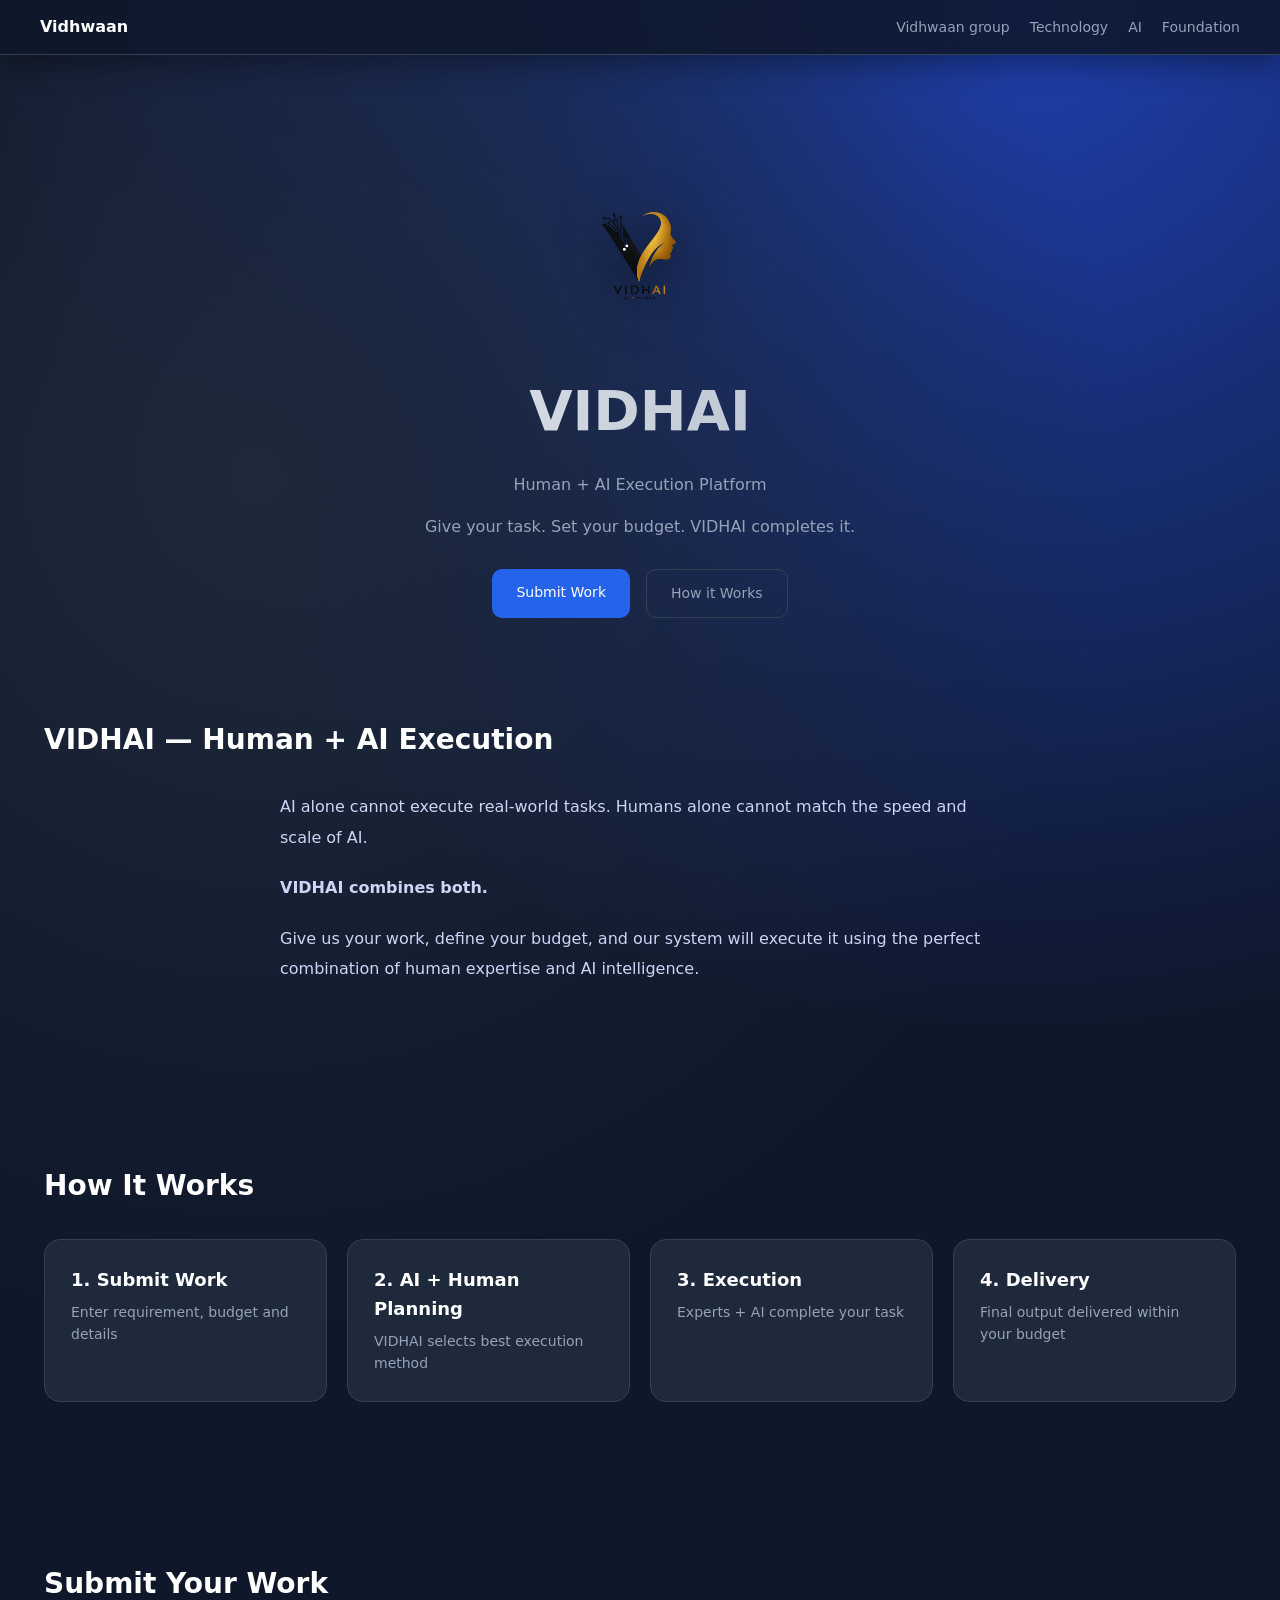
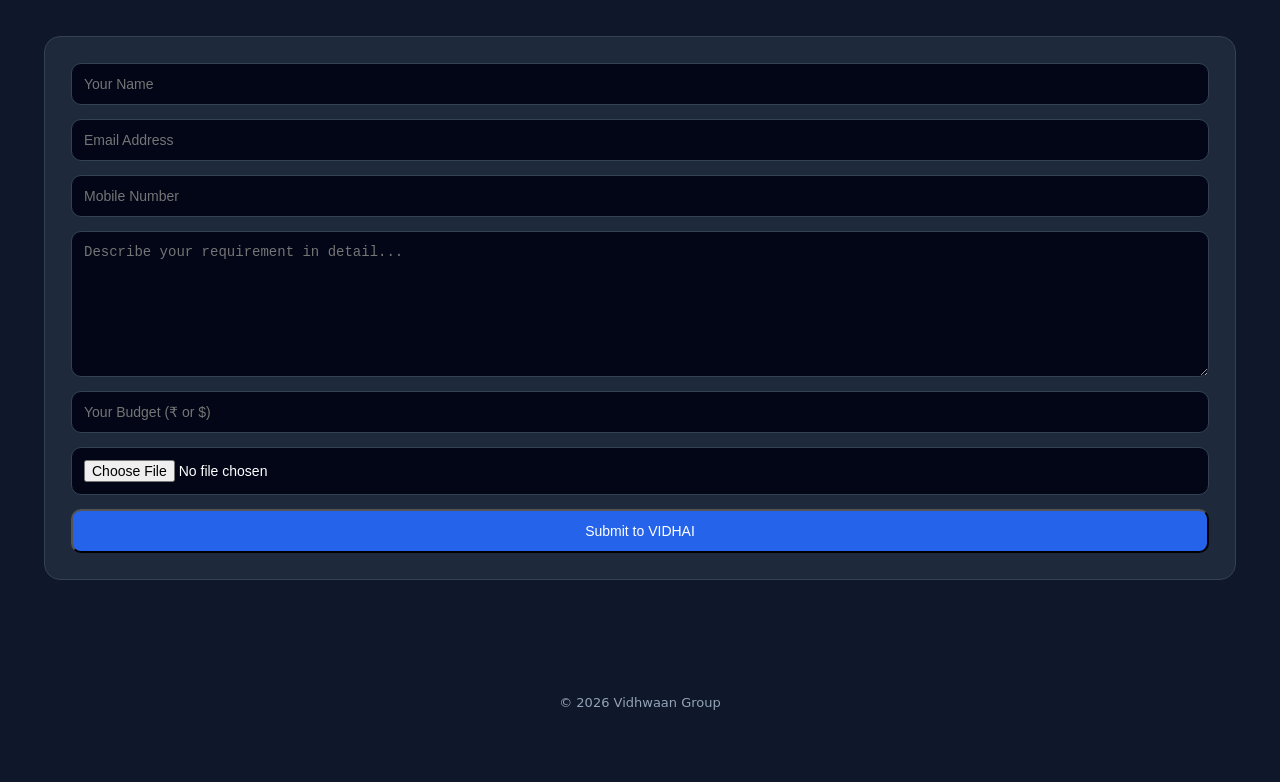
<file: index.html>
<!DOCTYPE html>
<html lang="en">

<head>

<meta charset="UTF-8">
<meta name="viewport" content="width=device-width, initial-scale=1">

<!-- ✅ PRIMARY SEO -->
<title>VIDHAI – Human + AI Work Execution Platform | Get Any Task Done Within Budget</title>

<meta name="description" content="Submit any work, task or project with your budget. VIDHAI combines human expertise and AI to deliver results fast. Global service platform for businesses, startups and individuals.">

<meta name="keywords" content="
AI services,
task outsourcing,
hire AI + human,
freelance AI work,
get work done online,
business automation services,
remote execution platform,
AI task execution,
budget-based work platform,
vidhai,
vidhwaan AI services
">

<link rel="canonical" href="https://vidhwaan.com/vidhai">

<meta name="robots" content="index, follow, max-image-preview:large">

<!-- ✅ OPEN GRAPH (WHATSAPP / LINKEDIN / FACEBOOK) -->
<meta property="og:title" content="VIDHAI – Give Work. Set Budget. Get It Done.">
<meta property="og:description" content="AI + Human execution platform. Submit your work and get it completed within your budget.">
<meta property="og:url" content="https://vidhwaan.com/vidhai">
<meta property="og:type" content="website">
<meta property="og:image" content="https://vidhwaan.com/icons1/logo.png">
<meta property="og:image:width" content="1200">
<meta property="og:image:height" content="630">

<!-- ✅ TWITTER PREVIEW -->
<meta name="twitter:card" content="summary_large_image">
<meta name="twitter:title" content="VIDHAI – Human + AI Execution Platform">
<meta name="twitter:description" content="Submit tasks. Set budget. Get results using AI + human intelligence.">
<meta name="twitter:image" content="https://vidhwaan.com/icons1/logo.png">

<!-- ✅ BRAND -->
<link rel="icon" href="./favicon-v2.ico">

<meta name="theme-color" content="#0f172a">
<meta name="mobile-web-app-capable" content="yes">
<meta name="apple-mobile-web-app-capable" content="yes">

<link rel="preload" href="./icons1/logo.png" as="image">

<link rel="stylesheet" href="./css/design-system.css">
<link rel="stylesheet" href="./css/main.css">

<!-- ✅ STRUCTURED DATA (VERY IMPORTANT FOR GOOGLE) -->
<script type="application/ld+json">
{
  "@context": "https://schema.org",
  "@type": "Service",
  "name": "VIDHAI – Human + AI Execution Platform",
  "url": "https://vidhwaan.com/vidhai",
  "provider": {
    "@type": "Organization",
    "name": "Vidhwaan Group",
    "url": "https://vidhwaan.com",
    "logo": "https://vidhwaan.com/icons1/logo.png"
  },
  "description": "VIDHAI is a global platform where users submit tasks and budgets, and work is completed using a combination of AI systems and human experts.",
  "areaServed": "Worldwide",
  "availableChannel": {
    "@type": "ServiceChannel",
    "serviceLocation": {
      "@type": "Place",
      "name": "Global Online"
    }
  },
  "offers": {
    "@type": "Offer",
    "priceCurrency": "INR",
    "availability": "https://schema.org/InStock"
  }
}
</script>

</head>



<body>

<!-- NAV -->
<div id="nav"></div>

<!-- HERO -->
<div id="hero"></div>

<!-- VIDHAI CORE -->
<div id="vidhai"></div>

<!-- FOOTER -->
<div id="footer"></div>


<script type="module">

import { loadNav } from "./utilities/nav.js"
import { loadHero } from "./utilities/hero.js"
import { loadVidhai } from "./utilities/vidhai.js"
import { loadFooter } from "./utilities/footer.js"

loadNav()
loadHero()
loadVidhai()
loadFooter()

</script>


<script>
document.addEventListener("mousemove", (e) => {

document.querySelectorAll(".card").forEach(card => {

const rect = card.getBoundingClientRect();

const x = e.clientX - rect.left;
const y = e.clientY - rect.top;

card.style.setProperty("--x", x + "px");
card.style.setProperty("--y", y + "px");

});

});
</script>

</body>

</html>
</file>
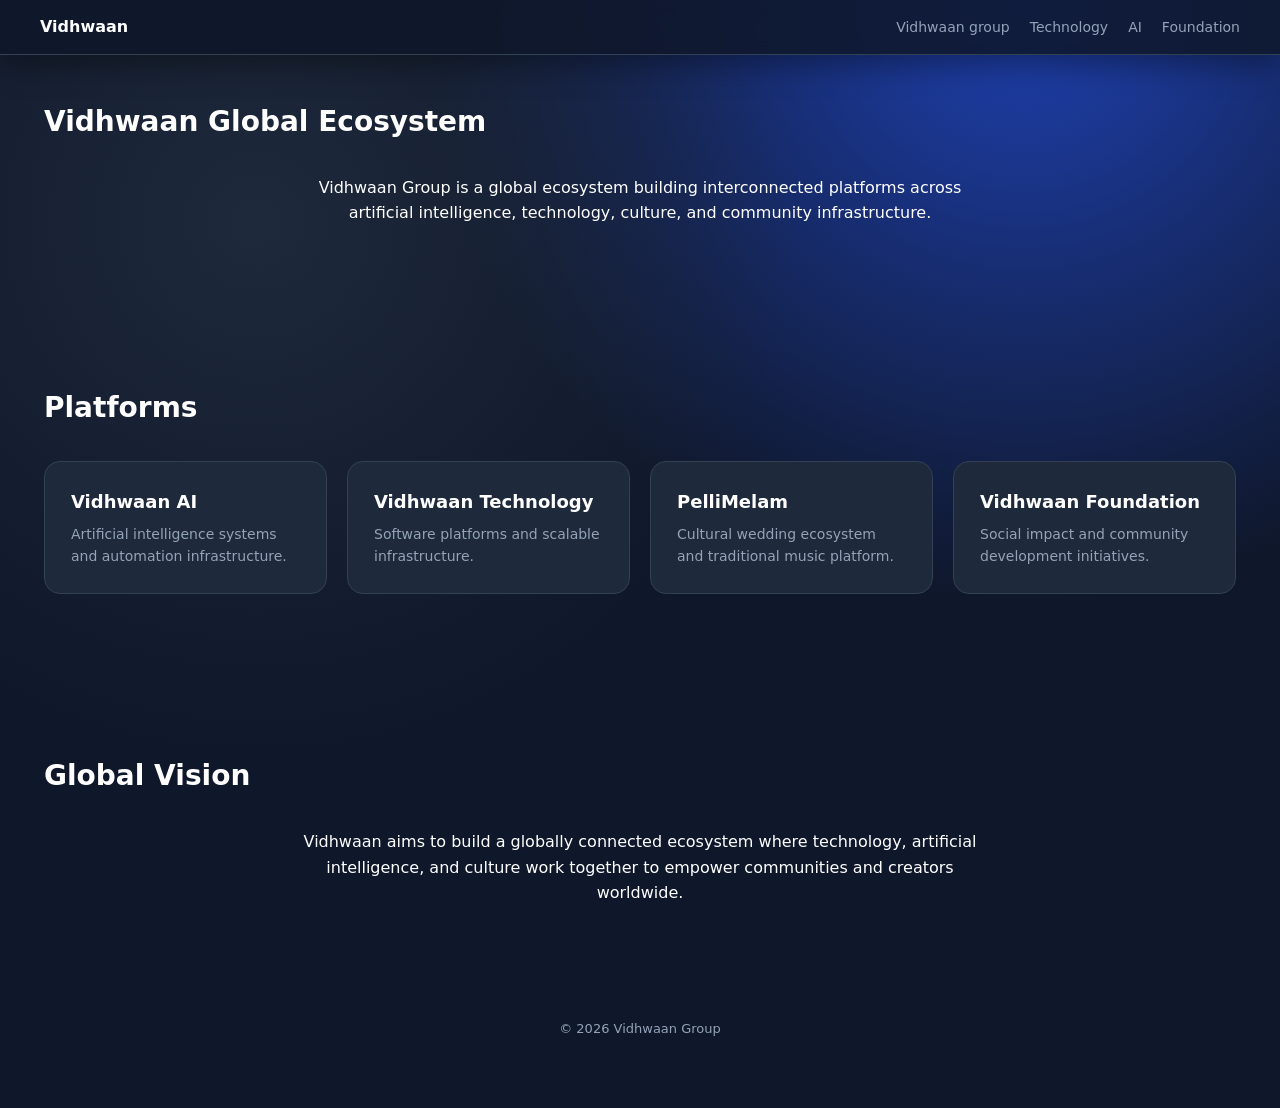
<file: ecosystem/index.html>
<!DOCTYPE html>
<html lang="en">

<head>

<meta charset="UTF-8">
<meta name="viewport" content="width=device-width, initial-scale=1">

<title>Vidhwaan Ecosystem – Global Platforms</title>

<meta name="description" content="Explore the Vidhwaan ecosystem including AI, Technology, Cultural and Community platforms.">

<link rel="canonical" href="https://vidhwaan.com/ecosystem/">

<link rel="icon" href="../favicon-v2.ico">

<link rel="stylesheet" href="../css/design-system.css">
<link rel="stylesheet" href="../css/main.css">

<script type="application/ld+json">
{
  "@context": "https://schema.org",
  "@type": "CollectionPage",
  "name": "Vidhwaan Ecosystem",
  "url": "https://vidhwaan.com/ecosystem/",
  "hasPart": [
    {
      "@type": "WebPage",
      "name": "Vidhwaan AI",
      "url": "https://ai.vidhwaan.com"
    },
    {
      "@type": "WebPage",
      "name": "Vidhwaan Technology",
      "url": "https://tech.vidhwaan.com"
    },
    {
      "@type": "WebPage",
      "name": "PelliMelam",
      "url": "https://pellimelam.vidhwaan.com"
    },
    {
      "@type": "WebPage",
      "name": "Vidhwaan Foundation",
      "url": "https://foundation.vidhwaan.com"
    }
  ]
}
</script>

  

</head>

<body>

<!-- NAV -->
<div id="nav"></div>

<!-- HERO (REUSE STYLE) -->
<section class="section">
<div class="container">

<div class="section-title">Vidhwaan Global Ecosystem</div>

<p style="text-align:center; max-width:700px; margin:auto;">
Vidhwaan Group is a global ecosystem building interconnected platforms across artificial intelligence, technology, culture, and community infrastructure.
</p>

</div>
</section>


<!-- PLATFORMS (SAME CARD UI AS MAIN SITE) -->
<section class="section">
<div class="container">

<div class="section-title">Platforms</div>

<div class="grid">

<a class="card" href="https://ai.vidhwaan.com">
<div class="card-title">Vidhwaan AI</div>
<div class="card-desc">
Artificial intelligence systems and automation infrastructure.
</div>
</a>

<a class="card" href="https://tech.vidhwaan.com">
<div class="card-title">Vidhwaan Technology</div>
<div class="card-desc">
Software platforms and scalable infrastructure.
</div>
</a>

<a class="card" href="https://pellimelam.vidhwaan.com">
<div class="card-title">PelliMelam</div>
<div class="card-desc">
Cultural wedding ecosystem and traditional music platform.
</div>
</a>

<a class="card" href="https://foundation.vidhwaan.com">
<div class="card-title">Vidhwaan Foundation</div>
<div class="card-desc">
Social impact and community development initiatives.
</div>
</a>

</div>

</div>
</section>


<!-- GLOBAL VISION -->
<section class="section">
<div class="container">

<div class="section-title">Global Vision</div>

<p style="text-align:center; max-width:700px; margin:auto;">
Vidhwaan aims to build a globally connected ecosystem where technology, artificial intelligence, and culture work together to empower communities and creators worldwide.
</p>

</div>
</section>


<!-- FOOTER -->
<div id="footer"></div>


<script type="module">
import { loadNav } from "../utilities/nav.js"
import { loadFooter } from "../utilities/footer.js"

loadNav()
loadFooter()
</script>

</body>
</html>
</file>
<file: css/design-system.css>
:root{

--bg-primary:#0f172a;
--bg-secondary:#1e293b;
--border:#334155;

--text-primary:#ffffff;
--text-secondary:#94a3b8;

--accent:#2563eb;

--font-system:system-ui,-apple-system,Segoe UI,Roboto,Helvetica,Arial,sans-serif;

--text-sm:14px;
--text-md:16px;
--text-lg:20px;
--text-xl:32px;
--text-hero:56px;

--space-1:8px;
--space-2:12px;
--space-3:16px;
--space-4:24px;
--space-5:40px;
--space-6:60px;

--radius-md:12px;
--radius-lg:16px;

--container-width:1200px;
}

/* BASE */

body{
margin:0;
background:var(--bg-primary);
color:var(--text-primary);
font-family:var(--font-system);
line-height:1.6;
padding-top:60px;
}

/* CONTAINER */

.container{
max-width:var(--container-width);
margin:auto;
padding:0 var(--space-4);
}

/* SECTIONS */

.section{
padding:60px 0;
}

.section:first-of-type{
padding-top:40px;
}

.section:last-of-type{
padding-bottom:40px;
}

.section-title{
font-size:var(--text-lg);
color:var(--text-secondary);
margin-bottom:var(--space-4);
}

/* GRID */

.grid{
display:grid;
grid-template-columns:repeat(auto-fit,minmax(260px,1fr));
gap:20px;
}

/* CARDS */

.card{
background:var(--bg-secondary);
border:1px solid var(--border);
padding:26px;
border-radius:var(--radius-lg);
text-decoration:none;
color:white;
transition:.25s;
}

.card:hover{
transform:translateY(-6px);
background:#334155;
}

.card-title{
font-size:18px;
font-weight:700;
margin-bottom:6px;
}

.card-desc{
font-size:14px;
color:var(--text-secondary);
}

/* HERO */

.hero{
text-align:center;
padding:120px 20px 60px;
}

.hero h1{
font-size:var(--text-hero);
margin-bottom:12px;
}

.hero p{
color:var(--text-secondary);
}

/* LOGO */

.logo{
width:140px;
display:block;
margin:auto;
margin-bottom:20px;
filter:drop-shadow(0 10px 25px rgba(0,0,0,.6));
}

/* NAV — DESKTOP SAFE */

.nav{
position:fixed;
top:0;
width:100%;
background:rgba(15,23,42,.85);
backdrop-filter:blur(10px);
border-bottom:1px solid var(--border);
z-index:10;
}

.nav-inner{
max-width:1200px;
margin:auto;
padding:14px 20px;
display:flex;
justify-content:space-between;
align-items:center;
}

.brand{
font-weight:700;
white-space:nowrap;
}

.nav-links{
display:flex;
gap:20px;
}

.nav-links a{
color:var(--text-secondary);
text-decoration:none;
font-size:14px;
white-space:nowrap;
}

.nav-links a:hover{
color:white;
}

/* FOOTER */

.footer{
text-align:center;
padding:60px 20px;
color:#64748b;
font-size:13px;
}

/* ========================= */
/* MOBILE SAFE OVERRIDES */
/* ========================= */

@media (max-width:768px){

/* NAV */
.nav-inner{
flex-direction:column;
align-items:center;
gap:10px;
}

.nav-links{
flex-wrap:wrap;
justify-content:center;
gap:12px;
}

/* HERO */
.hero{
padding:100px 16px 50px;
}

.hero h1{
font-size:34px;
line-height:1.25;
}

.hero p{
font-size:14px;
}

/* LOGO */
.logo{
width:110px;
}

/* SECTIONS */
.section{
padding:50px 0;
}

/* GRID */
.grid{
gap:16px;
}

}
</file>
<file: css/main.css>
body{
background:
radial-gradient(circle at 20% 20%, #1e293b 0%, transparent 40%),
radial-gradient(circle at 80% 0%, #1e40af 0%, transparent 40%),
#0f172a;
}

/* WRAPPER */

.wrapper{
max-width:1200px;
margin:auto;
padding:120px 20px 80px;
}

/* HERO BUTTONS */

.hero-buttons{
margin-top:30px;
display:flex;
justify-content:center;
gap:16px;
flex-wrap:wrap;
}

.btn{
padding:12px 24px;
border-radius:10px;
font-size:14px;
text-decoration:none;
transition:.25s;
}

.btn-primary{
background:#2563eb;
color:white;
}

.btn-primary:hover{
background:#1d4ed8;
}

.btn-outline{
border:1px solid #334155;
color:#94a3b8;
}

.btn-outline:hover{
border-color:#2563eb;
color:white;
}

/* CARD EFFECT */

.card{
position:relative;
overflow:hidden;
}

.card::before{
content:"";
position:absolute;
top:0;
left:0;
width:100%;
height:100%;
background:
radial-gradient(
circle 200px at var(--x) var(--y),
rgba(37,99,235,.15),
transparent 40%
);
opacity:0;
transition:.25s;

/* ✅ FIX */
pointer-events:none;
}

.card:hover::before{
opacity:1;
}

/* NAV SHADOW */

.nav{
box-shadow:0 10px 30px rgba(0,0,0,.35);
}

/* HERO TEXT */

.hero h1{
background:linear-gradient(90deg,#ffffff,#94a3b8);
-webkit-background-clip:text;
-webkit-text-fill-color:transparent;
}

/* MOBILE SAFE */

@media (max-width:768px){

.wrapper{
padding:100px 16px 60px;
}

.hero-buttons{
gap:10px;
}

.btn{
padding:10px 16px;
font-size:13px;
}

}

/* ===============================
   NAV MOBILE FINAL FIX
================================ */

.nav-toggle{
display:none;
flex-direction:column;
gap:4px;
cursor:pointer;
}

.nav-toggle span{
width:22px;
height:2px;
background:white;
display:block;
}

@media (max-width:768px){

.nav-inner{
flex-direction:row;
justify-content:space-between;
}

.nav-toggle{
display:flex;
}

.nav-links{
position:absolute;
top:60px;
left:0;
width:100%;
background:#0f172a;
flex-direction:column;
align-items:center;
gap:16px;
padding:20px 0;
display:none;
border-bottom:1px solid #1e293b;
}

.nav-links.active{
display:flex;
}

.nav-links a{
margin:0;
}

}






.footer-main{
color:#94a3b8;
margin-bottom:8px;
}

.footer-blessing{
font-size:13px;
color:#64748b;
}

.footer-blessing a{
color:#94a3b8;
text-decoration:none;
border-bottom:1px solid transparent;
transition:.25s;
}

.footer-blessing a:hover{
border-color:#2563eb;
color:#ffffff;
}


/* ABOUT + FOUNDER PRO */

.about-content,
.founder-content{
max-width:720px;
margin:auto;
text-align:left;   /* 🔥 FIX */
color:#cbd5f5;
line-height:1.9;
font-size:16px;
}

/* HEADINGS */

.section-title{
font-size:28px;
font-weight:600;
margin-bottom:30px;
text-align:left;
color:#ffffff;
}

/* PARAGRAPHS */

.about-content p,
.founder-content p{
margin-bottom:20px;
}

/* FOUNDER NAME */

.founder-content h3{
font-size:20px;
margin-bottom:20px;
color:#ffffff;
}

/* SECTION SPACING */

.section{
padding:80px 20px;
}



form{
display:flex;
flex-direction:column;
gap:14px;
}

input, textarea{
padding:12px;
border-radius:10px;
border:1px solid var(--border);
background:#020617;
color:white;
font-size:14px;
}

textarea{
min-height:120px;
resize:vertical;
}

.vidhai-form::before{
display:none;
}
</file>
